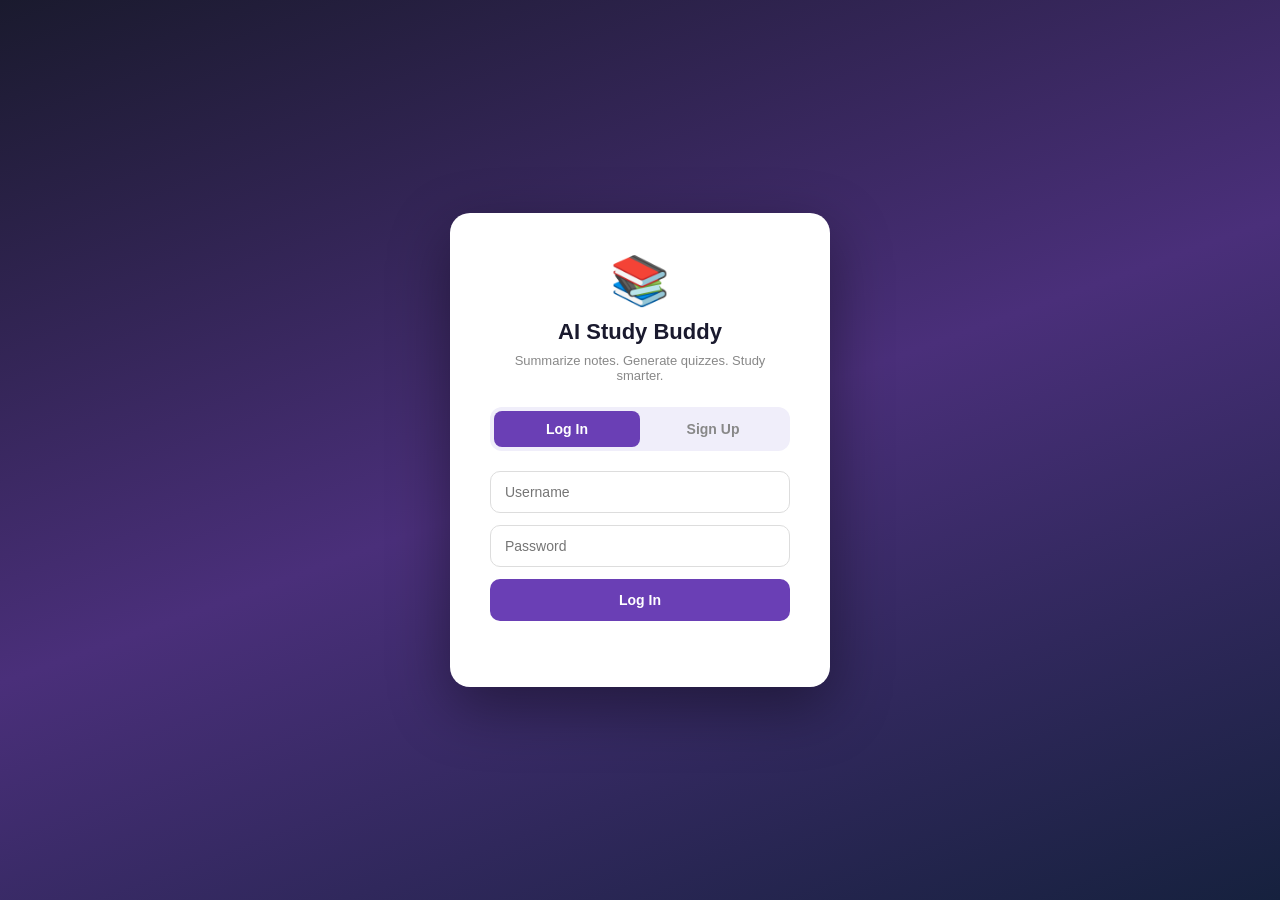
<file: frontend/login.html>
<!DOCTYPE html>
<html lang="en">
<head>
  <meta charset="UTF-8">
  <meta name="viewport" content="width=device-width, initial-scale=1.0">
  <title>AI Study Buddy — Login</title>
  <link rel="stylesheet" href="auth-style.css">
</head>
<body>

  <div class="auth-page">
    <div class="auth-card">
      <div class="auth-logo">📚</div>
      <h1>AI Study Buddy</h1>
      <p class="auth-sub">Summarize notes. Generate quizzes. Study smarter.</p>

      <div class="tab-row">
        <button class="tab active" id="login-tab" onclick="showTab('login')">Log In</button>
        <button class="tab" id="register-tab" onclick="showTab('register')">Sign Up</button>
      </div>

      <div id="login-form" class="auth-form">
        <input type="text" id="login-username" placeholder="Username">
        <input type="password" id="login-password" placeholder="Password">
        <button class="auth-btn" onclick="handleLogin()">Log In</button>
        <div id="login-error" class="auth-error"></div>
      </div>

      <div id="register-form" class="auth-form" style="display:none;">
        <input type="text" id="register-username" placeholder="Choose a username">
        <input type="password" id="register-password" placeholder="Choose a password">
        <button class="auth-btn" onclick="handleRegister()">Sign Up</button>
        <div id="register-error" class="auth-error"></div>
      </div>
    </div>
  </div>

  <script src="auth.js"></script>
</body>
</html>
</file>
<file: frontend/auth-style.css>
* { box-sizing: border-box; }

body {
  font-family: 'Segoe UI', Arial, sans-serif;
  margin: 0;
  min-height: 100vh;
  background: linear-gradient(160deg, #1a1a2e 0%, #4a2f7a 50%, #16213e 100%);
  display: flex;
  align-items: center;
  justify-content: center;
  padding: 20px;
}

.auth-card {
  background: white;
  border-radius: 20px;
  padding: 40px;
  max-width: 380px;
  width: 100%;
  text-align: center;
  box-shadow: 0 20px 60px rgba(0,0,0,0.4);
}

.auth-logo { font-size: 48px; margin-bottom: 10px; }

.auth-card h1 { margin: 0; font-size: 22px; color: #1a1a2e; }

.auth-sub { color: #888; font-size: 13px; margin: 8px 0 24px; }

.tab-row {
  display: flex;
  background: #f0eefa;
  border-radius: 12px;
  padding: 4px;
  margin-bottom: 20px;
}

.tab {
  flex: 1;
  background: none;
  border: none;
  padding: 10px;
  border-radius: 8px;
  font-size: 14px;
  font-weight: bold;
  color: #888;
  cursor: pointer;
}

.tab.active {
  background: #6a3fb5;
  color: white;
}

.auth-form input {
  width: 100%;
  padding: 12px 14px;
  border: 1px solid #ddd;
  border-radius: 10px;
  font-size: 14px;
  margin-bottom: 12px;
  outline: none;
}

.auth-form input:focus { border-color: #8e5fd6; }

.auth-btn {
  width: 100%;
  background: #6a3fb5;
  color: white;
  border: none;
  padding: 13px;
  border-radius: 10px;
  font-size: 14px;
  font-weight: bold;
  cursor: pointer;
}

.auth-btn:hover { background: #5a339e; }

.auth-error {
  color: #c62828;
  font-size: 13px;
  margin-top: 10px;
  min-height: 16px;
}
</file>
